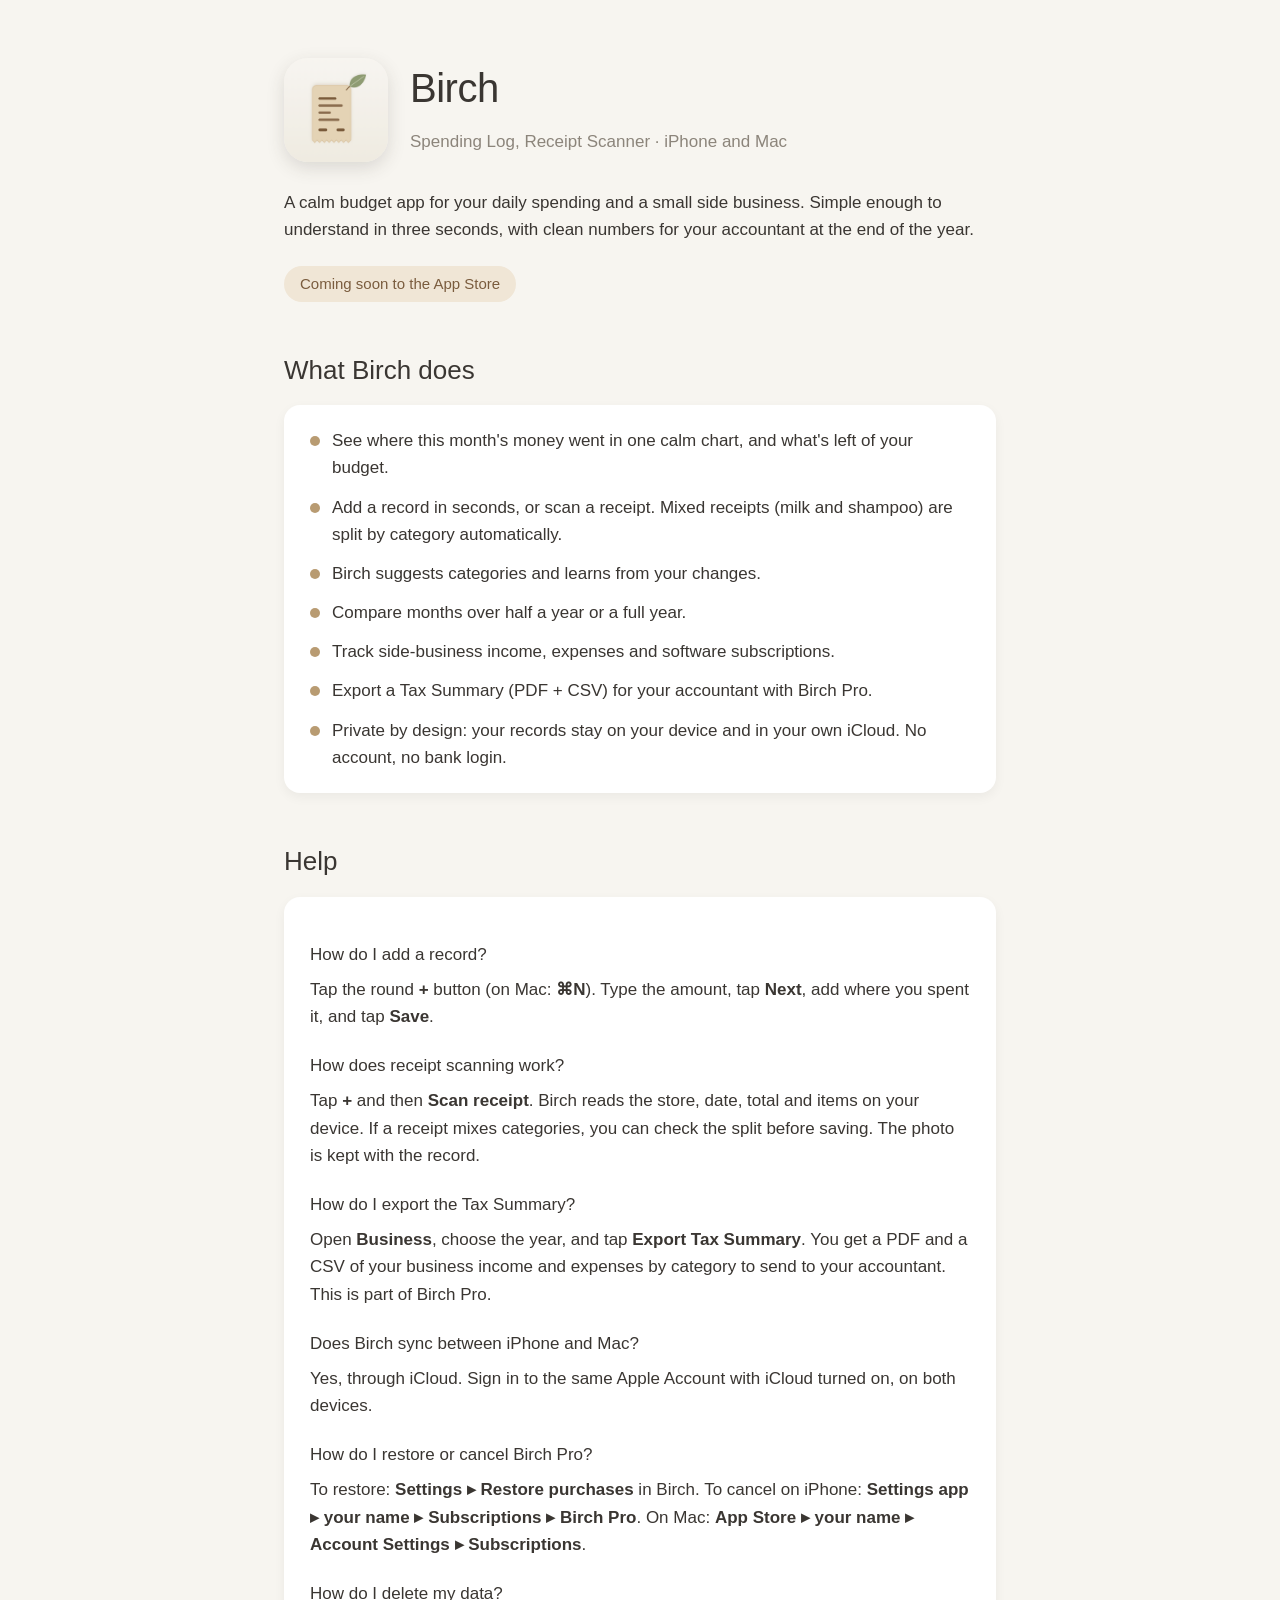
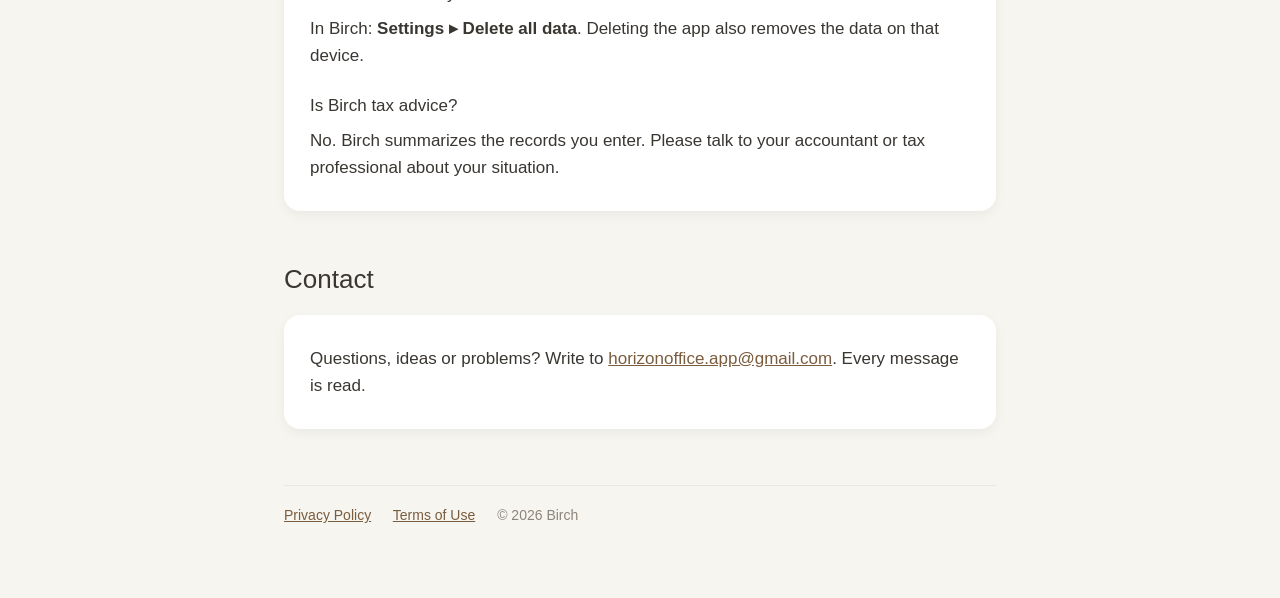
<file: index.html>
<!DOCTYPE html>
<html lang="en">
<head>
  <meta charset="utf-8">
  <meta name="viewport" content="width=device-width, initial-scale=1">
  <title>Birch: Budget Expense Tracker</title>
  <meta name="description" content="Birch is a calm budget app for daily spending and a small side business, on iPhone and Mac.">
  <link rel="icon" href="favicon.png">
  <link rel="stylesheet" href="style.css">
</head>
<body>
<main>
  <div class="hero">
    <img src="birch-icon.png" alt="Birch app icon">
    <div>
      <h1>Birch</h1>
      <p class="muted">Spending Log, Receipt Scanner · iPhone and Mac</p>
    </div>
  </div>

  <p style="margin-top:26px">A calm budget app for your daily spending and a small side business. Simple enough to understand in three seconds, with clean numbers for your accountant at the end of the year.</p>
  <span class="badge">Coming soon to the App Store</span>

  <h2>What Birch does</h2>
  <div class="card">
    <ul class="features">
      <li>See where this month's money went in one calm chart, and what's left of your budget.</li>
      <li>Add a record in seconds, or scan a receipt. Mixed receipts (milk and shampoo) are split by category automatically.</li>
      <li>Birch suggests categories and learns from your changes.</li>
      <li>Compare months over half a year or a full year.</li>
      <li>Track side-business income, expenses and software subscriptions.</li>
      <li>Export a Tax Summary (PDF + CSV) for your accountant with Birch Pro.</li>
      <li>Private by design: your records stay on your device and in your own iCloud. No account, no bank login.</li>
    </ul>
  </div>

  <h2>Help</h2>
  <div class="card">
    <h3>How do I add a record?</h3>
    <p>Tap the round <b>+</b> button (on Mac: <b>⌘N</b>). Type the amount, tap <b>Next</b>, add where you spent it, and tap <b>Save</b>.</p>

    <h3>How does receipt scanning work?</h3>
    <p>Tap <b>+</b> and then <b>Scan receipt</b>. Birch reads the store, date, total and items on your device. If a receipt mixes categories, you can check the split before saving. The photo is kept with the record.</p>

    <h3>How do I export the Tax Summary?</h3>
    <p>Open <b>Business</b>, choose the year, and tap <b>Export Tax Summary</b>. You get a PDF and a CSV of your business income and expenses by category to send to your accountant. This is part of Birch Pro.</p>

    <h3>Does Birch sync between iPhone and Mac?</h3>
    <p>Yes, through iCloud. Sign in to the same Apple Account with iCloud turned on, on both devices.</p>

    <h3>How do I restore or cancel Birch Pro?</h3>
    <p>To restore: <b>Settings ▸ Restore purchases</b> in Birch. To cancel on iPhone: <b>Settings app ▸ your name ▸ Subscriptions ▸ Birch Pro</b>. On Mac: <b>App Store ▸ your name ▸ Account Settings ▸ Subscriptions</b>.</p>

    <h3>How do I delete my data?</h3>
    <p>In Birch: <b>Settings ▸ Delete all data</b>. Deleting the app also removes the data on that device.</p>

    <h3>Is Birch tax advice?</h3>
    <p>No. Birch summarizes the records you enter. Please talk to your accountant or tax professional about your situation.</p>
  </div>

  <h2>Contact</h2>
  <div class="card">
    <p>Questions, ideas or problems? Write to <a href="mailto:horizonoffice.app@gmail.com">horizonoffice.app@gmail.com</a>. Every message is read.</p>
  </div>

  <footer>
    <a href="privacy.html">Privacy Policy</a>
    <a href="https://www.apple.com/legal/internet-services/itunes/dev/stdeula/">Terms of Use</a>
    <span>© 2026 Birch</span>
  </footer>
</main>
</body>
</html>
</file>
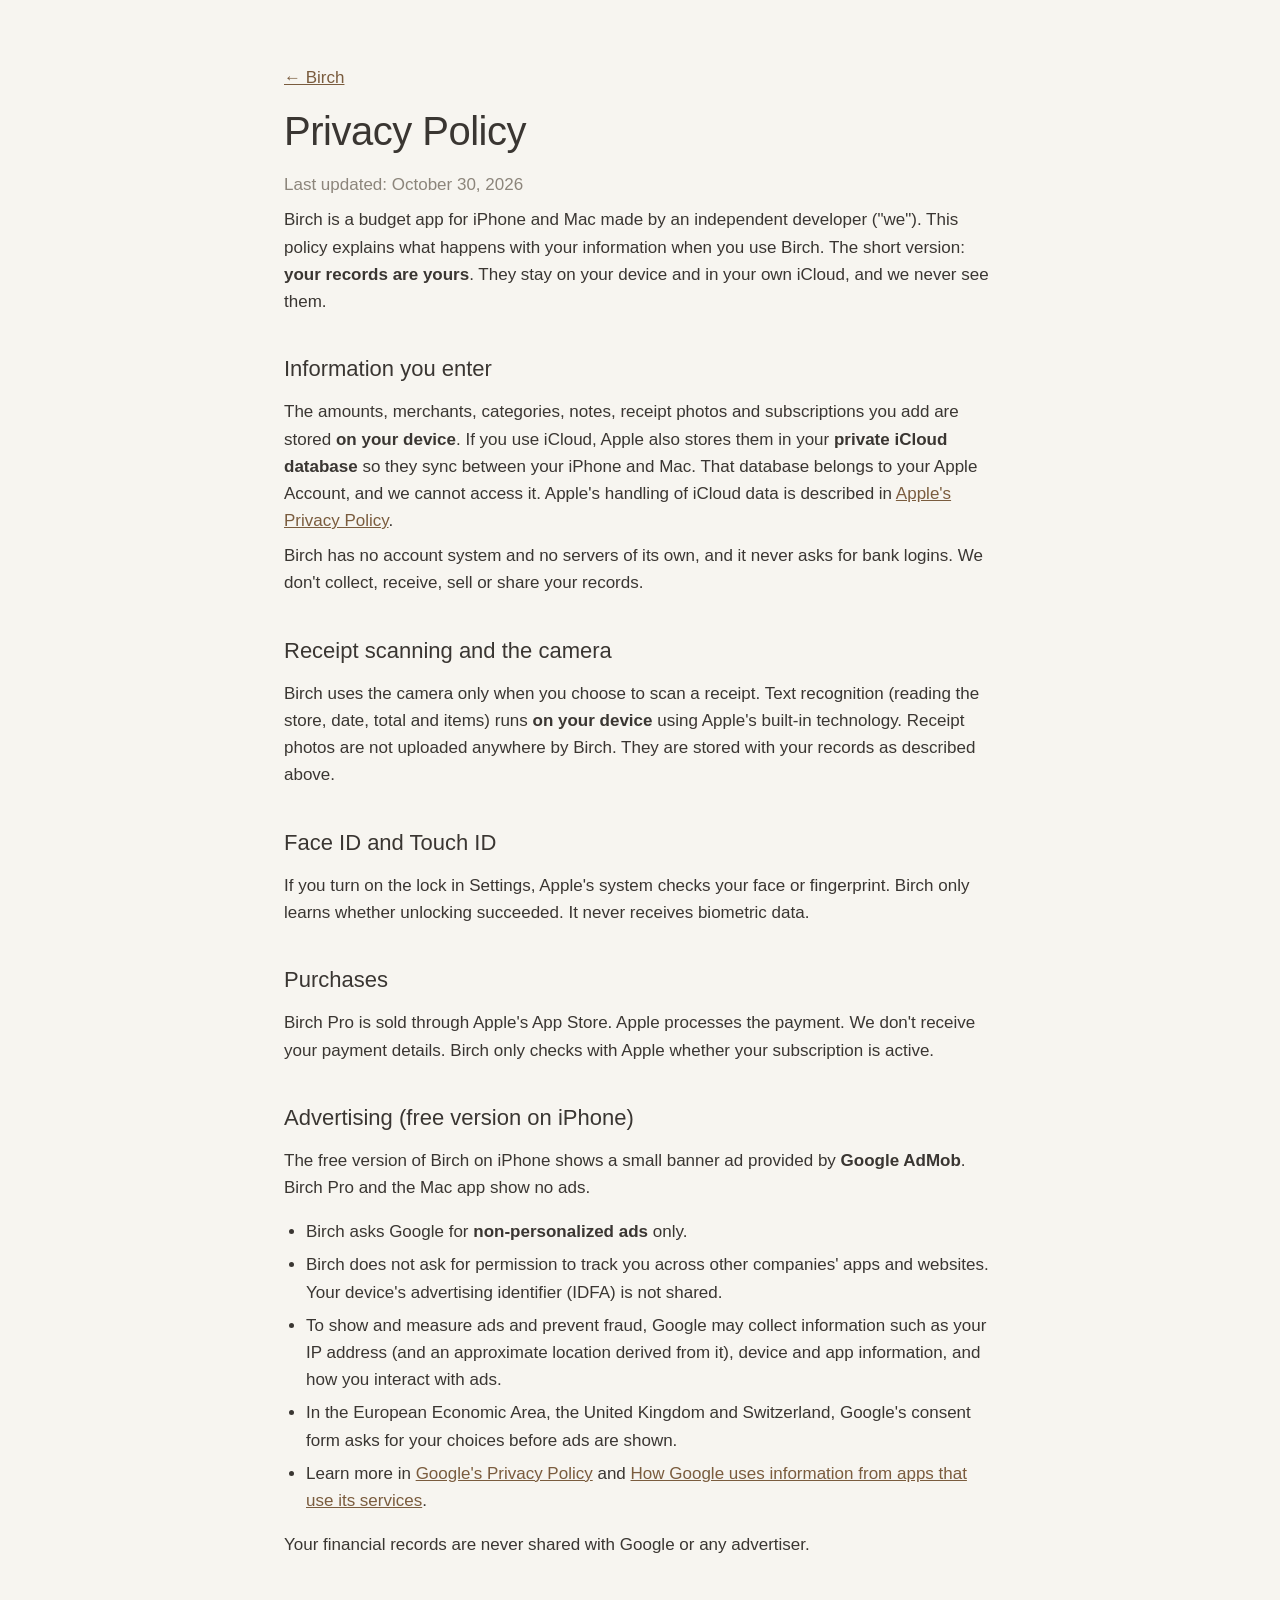
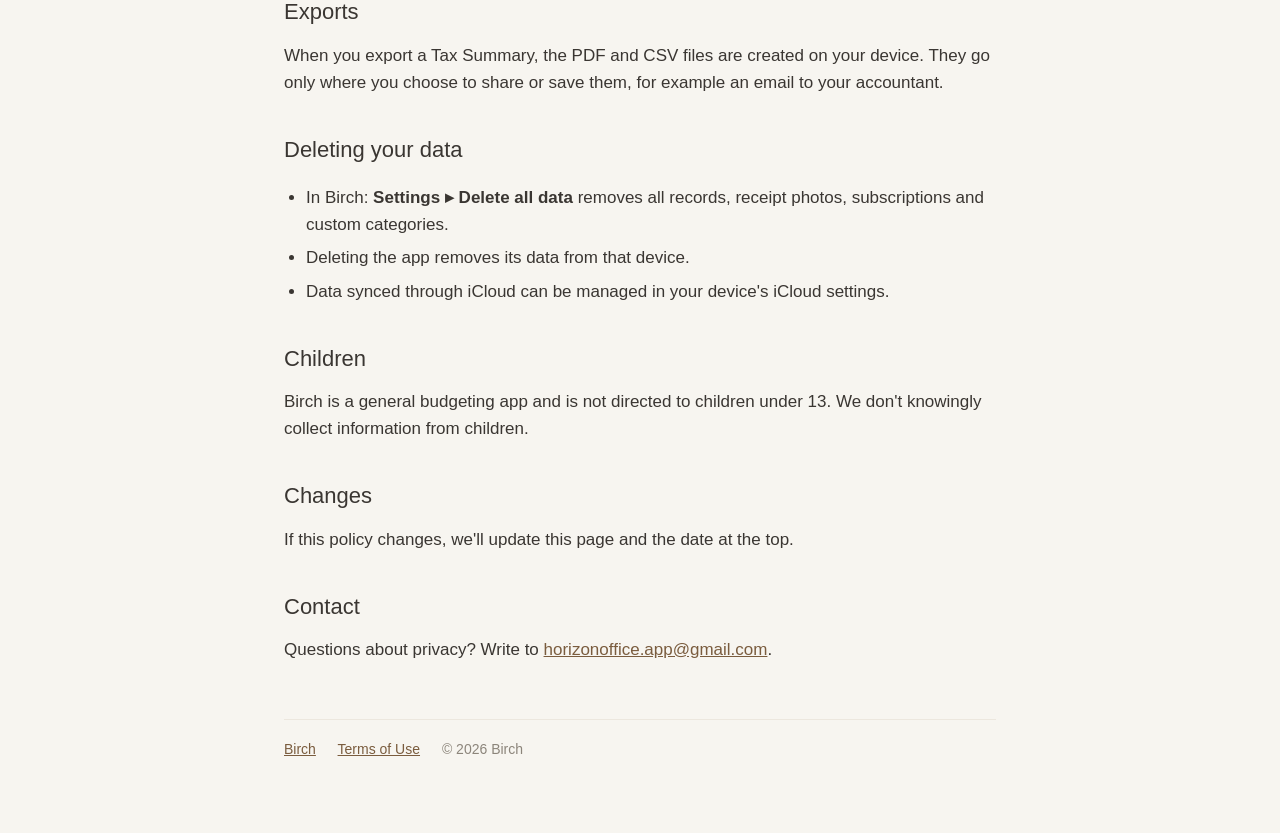
<file: privacy.html>
<!DOCTYPE html>
<html lang="en">
<head>
  <meta charset="utf-8">
  <meta name="viewport" content="width=device-width, initial-scale=1">
  <title>Birch: Privacy Policy</title>
  <link rel="icon" href="favicon.png">
  <link rel="stylesheet" href="style.css">
</head>
<body>
<main class="policy">
  <p><a href="index.html">← Birch</a></p>
  <h1>Privacy Policy</h1>
  <p class="muted">Last updated: October 30, 2026</p>

  <p>Birch is a budget app for iPhone and Mac made by an independent developer ("we"). This policy explains what happens with your information when you use Birch. The short version: <b>your records are yours</b>. They stay on your device and in your own iCloud, and we never see them.</p>

  <h2>Information you enter</h2>
  <p>The amounts, merchants, categories, notes, receipt photos and subscriptions you add are stored <b>on your device</b>. If you use iCloud, Apple also stores them in your <b>private iCloud database</b> so they sync between your iPhone and Mac. That database belongs to your Apple Account, and we cannot access it. Apple's handling of iCloud data is described in <a href="https://www.apple.com/legal/privacy/">Apple's Privacy Policy</a>.</p>
  <p>Birch has no account system and no servers of its own, and it never asks for bank logins. We don't collect, receive, sell or share your records.</p>

  <h2>Receipt scanning and the camera</h2>
  <p>Birch uses the camera only when you choose to scan a receipt. Text recognition (reading the store, date, total and items) runs <b>on your device</b> using Apple's built-in technology. Receipt photos are not uploaded anywhere by Birch. They are stored with your records as described above.</p>

  <h2>Face ID and Touch ID</h2>
  <p>If you turn on the lock in Settings, Apple's system checks your face or fingerprint. Birch only learns whether unlocking succeeded. It never receives biometric data.</p>

  <h2>Purchases</h2>
  <p>Birch Pro is sold through Apple's App Store. Apple processes the payment. We don't receive your payment details. Birch only checks with Apple whether your subscription is active.</p>

  <h2>Advertising (free version on iPhone)</h2>
  <p>The free version of Birch on iPhone shows a small banner ad provided by <b>Google AdMob</b>. Birch Pro and the Mac app show no ads.</p>
  <ul>
    <li>Birch asks Google for <b>non-personalized ads</b> only.</li>
    <li>Birch does not ask for permission to track you across other companies' apps and websites. Your device's advertising identifier (IDFA) is not shared.</li>
    <li>To show and measure ads and prevent fraud, Google may collect information such as your IP address (and an approximate location derived from it), device and app information, and how you interact with ads.</li>
    <li>In the European Economic Area, the United Kingdom and Switzerland, Google's consent form asks for your choices before ads are shown.</li>
    <li>Learn more in <a href="https://policies.google.com/privacy">Google's Privacy Policy</a> and <a href="https://policies.google.com/technologies/partner-sites">How Google uses information from apps that use its services</a>.</li>
  </ul>
  <p>Your financial records are never shared with Google or any advertiser.</p>

  <h2>Exports</h2>
  <p>When you export a Tax Summary, the PDF and CSV files are created on your device. They go only where you choose to share or save them, for example an email to your accountant.</p>

  <h2>Deleting your data</h2>
  <ul>
    <li>In Birch: <b>Settings ▸ Delete all data</b> removes all records, receipt photos, subscriptions and custom categories.</li>
    <li>Deleting the app removes its data from that device.</li>
    <li>Data synced through iCloud can be managed in your device's iCloud settings.</li>
  </ul>

  <h2>Children</h2>
  <p>Birch is a general budgeting app and is not directed to children under 13. We don't knowingly collect information from children.</p>

  <h2>Changes</h2>
  <p>If this policy changes, we'll update this page and the date at the top.</p>

  <h2>Contact</h2>
  <p>Questions about privacy? Write to <a href="mailto:horizonoffice.app@gmail.com">horizonoffice.app@gmail.com</a>.</p>

  <footer>
    <a href="index.html">Birch</a>
    <a href="https://www.apple.com/legal/internet-services/itunes/dev/stdeula/">Terms of Use</a>
    <span>© 2026 Birch</span>
  </footer>
</main>
</body>
</html>
</file>
<file: style.css>
/* Birch website: same calm palette as the app (warm off-white, charcoal, natural wood). */
:root {
  --bg: #F7F5F0; --card: #FFFFFF; --ink: #3A3632; --gray: #8C857B;
  --oak: #B89B72; --walnut: #7A5C3E; --light: #F0E6D6; --line: #ECE7DE;
}
@media (prefers-color-scheme: dark) {
  :root { --bg: #1C1814; --card: #27211C; --ink: #EDE3D3; --gray: #A69B8C; --walnut: #D9C3A0; --light: #3E3328; --line: #3A322A; }
}
* { box-sizing: border-box; }
body { margin: 0; background: var(--bg); color: var(--ink);
  font: 17px/1.6 -apple-system, BlinkMacSystemFont, "SF Pro Text", "Helvetica Neue", Arial, sans-serif; }
main { max-width: 760px; margin: 0 auto; padding: 56px 24px 72px; }
a { color: var(--walnut); }
h1 { font-weight: 300; font-size: 40px; margin: 0; letter-spacing: -0.5px; }
h2 { font-weight: 300; font-size: 26px; margin: 48px 0 12px; }
h3 { font-weight: 500; font-size: 17px; margin: 22px 0 4px; }
p { margin: 8px 0; }
.muted { color: var(--gray); }
.hero { display: flex; gap: 22px; align-items: center; }
.hero img { width: 104px; height: 104px; border-radius: 23%; box-shadow: 0 6px 18px rgba(58, 54, 50, .15); }
.card { background: var(--card); border-radius: 16px; box-shadow: 0 4px 12px rgba(0, 0, 0, .05); padding: 22px 26px; margin: 14px 0; }
.features { list-style: none; padding: 0; margin: 0; display: grid; gap: 12px; }
.features li { display: flex; gap: 12px; }
.features li::before { content: ""; flex: none; width: 10px; height: 10px; margin-top: 9px; border-radius: 50%; background: var(--oak); }
.badge { display: inline-block; background: var(--light); color: var(--walnut); border-radius: 999px; padding: 6px 16px; font-size: 15px; margin-top: 14px; }
.button { display: inline-block; background: var(--walnut); color: var(--bg); text-decoration: none; border-radius: 12px; padding: 12px 22px; margin-top: 6px; }
footer { margin-top: 56px; padding-top: 18px; border-top: 1px solid var(--line); font-size: 14px; color: var(--gray); }
footer a { margin-right: 18px; }
.policy h2 { font-size: 22px; margin-top: 36px; }
.policy ul { padding-left: 22px; }
.policy li { margin: 6px 0; }
</file>
